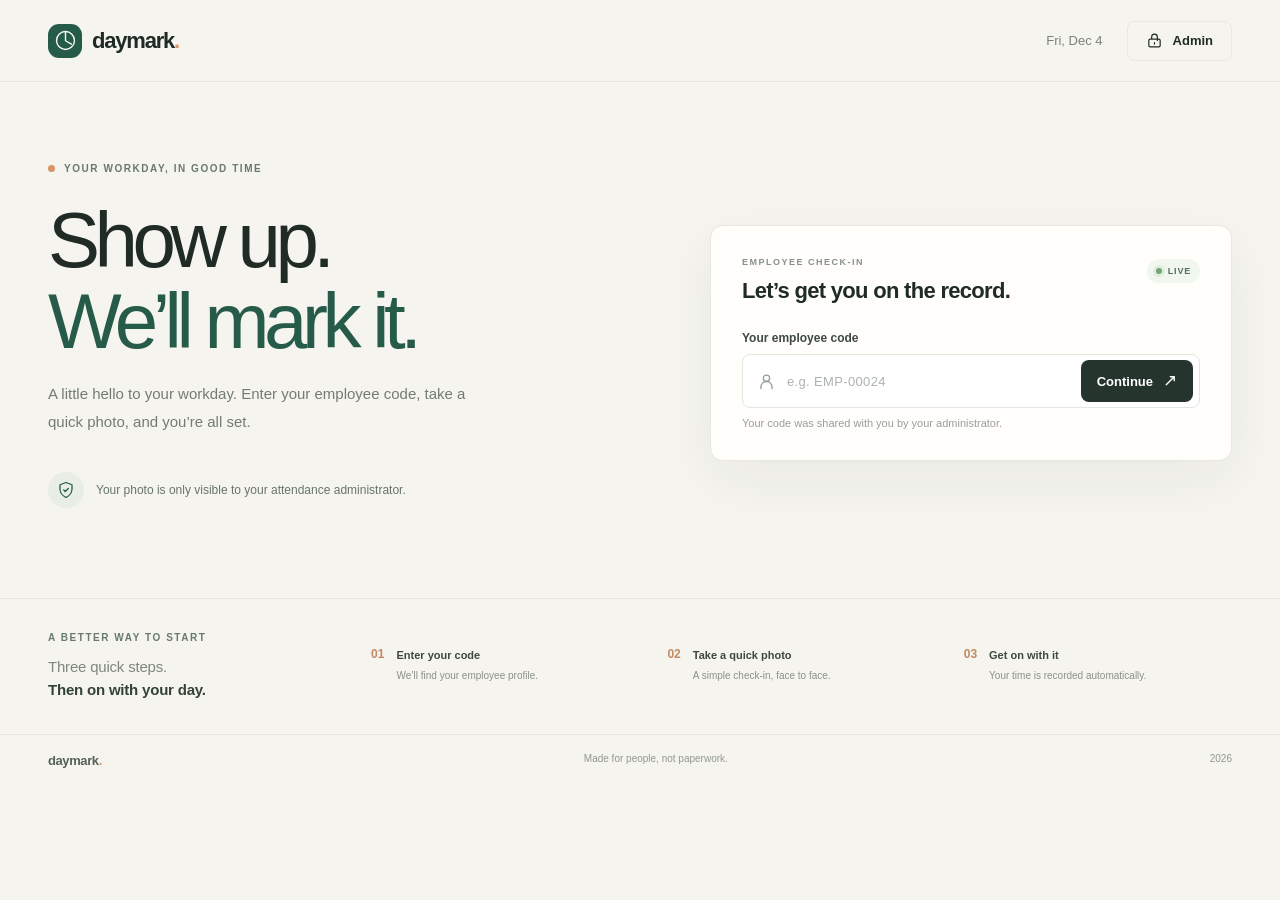
<file: target/AttendanceManagementSystem-1.0-SNAPSHOT/index.html>
<!DOCTYPE html>
<html lang="en">
<head>
    <meta charset="UTF-8">
    <meta name="viewport" content="width=device-width, initial-scale=1">
    <meta name="theme-color" content="#f5f4ef">
    <meta name="description" content="A simple, secure employee attendance check-in.">
    <title>Daymark — Attendance, made human</title>
    <link rel="stylesheet" href="assets/app.css">
</head>
<body class="public-page">
    <header class="topbar">
        <a class="brand" href="./" aria-label="Daymark home">
            <span class="brand-mark"><svg viewBox="0 0 32 32" aria-hidden="true"><path d="M16 4.5v11.8l7.6 4.4"/><circle cx="16" cy="16" r="11.5"/></svg></span>
            <span>daymark<span class="brand-period">.</span></span>
        </a>
        <div class="topbar-right">
            <span class="today-label" id="today-label"></span>
            <a class="button button-quiet admin-link" href="admin.html">
                <svg viewBox="0 0 24 24" aria-hidden="true"><path d="M12 15v2m-6 4h12a2 2 0 0 0 2-2v-7a2 2 0 0 0-2-2H6a2 2 0 0 0-2 2v7a2 2 0 0 0 2 2Zm10-9V7a4 4 0 0 0-8 0v3"/></svg>
                Admin
            </a>
        </div>
    </header>

    <main>
        <section class="hero shell">
            <div class="hero-copy">
                <div class="eyebrow"><span class="eyebrow-dot"></span> YOUR WORKDAY, IN GOOD TIME</div>
                <h1>Show up.<br><span>We’ll mark it.</span></h1>
                <p class="hero-description">A little hello to your workday. Enter your employee code, take a quick photo, and you’re all set.</p>
                <div class="hero-footnote">
                    <span class="footnote-icon"><svg viewBox="0 0 24 24" aria-hidden="true"><path d="M12 22s8-4 8-11V5l-8-3-8 3v6c0 7 8 11 8 11Z"/><path d="m9 12 2 2 4-4"/></svg></span>
                    <span>Your photo is only visible to your attendance administrator.</span>
                </div>
            </div>

            <section class="clock-card" aria-labelledby="clock-title">
                <div class="card-topline">
                    <div>
                        <p class="card-kicker">EMPLOYEE CHECK-IN</p>
                        <h2 id="clock-title">Let’s get you on the record.</h2>
                    </div>
                    <div class="live-badge"><span></span> LIVE</div>
                </div>

                <form id="employee-form" class="employee-form">
                    <label for="employee-code">Your employee code</label>
                    <div class="code-entry">
                        <span class="input-leading"><svg viewBox="0 0 24 24" aria-hidden="true"><circle cx="12" cy="8" r="4"/><path d="M5 21v-2a7 7 0 0 1 14 0v2"/></svg></span>
                        <input id="employee-code" name="code" type="text" placeholder="e.g. EMP-00024" autocomplete="off" maxlength="24" required>
                        <button class="button button-dark verify-button" type="submit">Continue <span aria-hidden="true">↗</span></button>
                    </div>
                    <p class="field-hint">Your code was shared with you by your administrator.</p>
                </form>

                <div id="employee-confirmation" class="employee-confirmation" hidden>
                    <span class="avatar" id="employee-avatar">E</span>
                    <div class="employee-details"><strong id="employee-name"></strong><span id="employee-department"></span></div>
                    <button class="text-button" id="change-employee" type="button">Change</button>
                </div>

                <div id="camera-area" class="camera-area" hidden>
                    <div class="camera-frame" id="camera-frame">
                        <video id="camera-preview" autoplay playsinline muted></video>
                        <img id="photo-preview" alt="Your captured attendance photo" hidden>
                        <div class="camera-placeholder" id="camera-placeholder">
                            <span class="camera-icon"><svg viewBox="0 0 24 24" aria-hidden="true"><path d="M14 4h-4L8 6H5a2 2 0 0 0-2 2v10a2 2 0 0 0 2 2h14a2 2 0 0 0 2-2V8a2 2 0 0 0-2-2h-3l-2-2Z"/><circle cx="12" cy="13" r="3"/></svg></span>
                            <strong>Ready when you are</strong>
                            <span>Camera access is only used to take this photo.</span>
                        </div>
                        <div class="camera-overlay"><span class="camera-status-dot"></span><span id="camera-status">CAMERA READY</span></div>
                    </div>
                    <input id="photo-upload" type="file" accept="image/*" capture="user" hidden>
                    <div class="camera-actions">
                        <button id="start-camera" class="button button-outline" type="button">
                            <svg viewBox="0 0 24 24" aria-hidden="true"><path d="M14 4h-4L8 6H5a2 2 0 0 0-2 2v10a2 2 0 0 0 2 2h14a2 2 0 0 0 2-2V8a2 2 0 0 0-2-2h-3l-2-2Z"/><circle cx="12" cy="13" r="3"/></svg>
                            Start camera
                        </button>
                        <button id="choose-photo" class="button button-outline" type="button" hidden>Choose a photo</button>
                        <button id="take-photo" class="button button-dark" type="button" disabled>Take photo <span aria-hidden="true">↗</span></button>
                        <button id="retake-photo" class="button button-outline" type="button" hidden>Retake</button>
                    </div>
                    <button id="submit-attendance" class="button button-green submit-attendance" type="button" disabled>
                        <span id="submit-label">Record attendance</span><span aria-hidden="true">→</span>
                    </button>
                    <p class="privacy-note"><svg viewBox="0 0 24 24" aria-hidden="true"><rect x="4" y="10" width="16" height="11" rx="2"/><path d="M8 10V7a4 4 0 0 1 8 0v3"/></svg> Photos are stored with your attendance record.</p>
                </div>

                <div id="success-panel" class="success-panel" hidden>
                    <div class="success-icon"><svg viewBox="0 0 24 24" aria-hidden="true"><path d="m5 12 4 4L19 6"/></svg></div>
                    <p class="card-kicker">YOU’RE ALL SET</p>
                    <h3 id="success-title">Good to have you here.</h3>
                    <p id="success-message"></p>
                    <button class="button button-outline" id="new-checkin" type="button">Done</button>
                </div>
                <p id="form-error" class="form-error" role="alert" hidden></p>
            </section>
        </section>

        <section class="bottom-band shell" aria-label="How it works">
            <div class="bottom-intro"><span class="eyebrow">A BETTER WAY TO START</span><p>Three quick steps.<br><strong>Then on with your day.</strong></p></div>
            <div class="step"><span class="step-number">01</span><div><strong>Enter your code</strong><p>We’ll find your employee profile.</p></div></div>
            <div class="step"><span class="step-number">02</span><div><strong>Take a quick photo</strong><p>A simple check-in, face to face.</p></div></div>
            <div class="step"><span class="step-number">03</span><div><strong>Get on with it</strong><p>Your time is recorded automatically.</p></div></div>
        </section>
    </main>
    <footer class="site-footer shell"><span>daymark<span class="brand-period">.</span></span><span>Made for people, not paperwork.</span><span id="footer-year"></span></footer>
    <script src="assets/app.js" defer></script>
</body>
</html>
</file>
<file: target/AttendanceManagementSystem-1.0-SNAPSHOT/assets/app.css>
:root {
    color-scheme: light;
    --paper: #f5f4ef;
    --card: #fffefa;
    --ink: #202b25;
    --muted: #7a817b;
    --line: #e9e9e2;
    --green: #255b48;
    --green-dark: #194735;
    --mint: #e9f3ec;
    --orange: #d89462;
    --serif: "Aptos Display", "Segoe UI", sans-serif;
    --sans: "Segoe UI", Arial, sans-serif;
    font-family: var(--sans);
    font-synthesis: none;
    text-rendering: optimizeLegibility;
}

* { box-sizing: border-box; }
body { margin: 0; background: var(--paper); color: var(--ink); min-width: 320px; }
button, input, select { font: inherit; }
button, a { -webkit-tap-highlight-color: transparent; }
a { color: inherit; text-decoration: none; }
button { color: inherit; }
[hidden] { display: none !important; }
svg { width: 19px; height: 19px; fill: none; stroke: currentColor; stroke-width: 1.7; stroke-linecap: round; stroke-linejoin: round; }

.topbar { height: 82px; max-width: 1320px; margin: 0 auto; padding: 0 48px; display: flex; justify-content: space-between; align-items: center; border-bottom: 1px solid rgba(32,43,37,.07); }
.brand { display: inline-flex; align-items: center; gap: 10px; color: var(--ink); font: 800 22px var(--serif); letter-spacing: -1.2px; }
.brand-mark { width: 34px; height: 34px; display: grid; place-items: center; background: var(--green); color: #f9f8f0; border-radius: 11px; }
.brand-mark svg { width: 25px; height: 25px; stroke-width: 1.8; }
.brand-period { color: var(--orange); }
.topbar-right { display: flex; align-items: center; gap: 24px; }
.today-label { color: var(--muted); font-size: 13px; }
.button { min-height: 44px; padding: 0 18px; display: inline-flex; justify-content: center; align-items: center; gap: 10px; border: 1px solid transparent; border-radius: 8px; cursor: pointer; font-size: 13px; font-weight: 600; transition: background .18s ease, transform .18s ease, border-color .18s ease; }
.button:hover:not(:disabled) { transform: translateY(-1px); }
.button:disabled { opacity: .52; cursor: not-allowed; }
.button svg { width: 17px; height: 17px; }
.button-quiet { min-height: 40px; color: var(--ink); background: transparent; border-color: var(--line); }
.button-quiet:hover { background: white; }
.button-dark { color: white; background: #25342d; }
.button-dark:hover:not(:disabled) { background: #17271f; }
.button-green { color: white; background: var(--green); }
.button-green:hover:not(:disabled) { background: var(--green-dark); }
.button-outline { color: var(--ink); background: white; border-color: #e3e6df; }
.button-outline:hover:not(:disabled) { border-color: #abbcaf; background: #fafbf8; }

.shell { max-width: 1320px; margin: 0 auto; padding-left: 48px; padding-right: 48px; }
.hero { display: grid; grid-template-columns: 1fr 1fr; align-items: center; gap: clamp(54px, 8vw, 120px); padding-top: 76px; padding-bottom: 70px; }
.hero-copy { max-width: 510px; padding-bottom: 20px; }
.eyebrow { display: inline-flex; align-items: center; gap: 9px; color: #69796e; font-size: 10px; font-weight: 700; letter-spacing: 1.55px; }
.eyebrow-dot { width: 7px; height: 7px; background: var(--orange); border-radius: 50%; }
h1, h2, h3, p { margin-top: 0; }
.hero h1, .dashboard-heading h1 { margin: 24px 0 18px; font: 500 clamp(54px, 6.1vw, 82px)/1.04 var(--serif); letter-spacing: -5.5px; }
.hero h1 span, .dashboard-heading h1 span { color: var(--green); }
.hero-description { max-width: 440px; margin-bottom: 36px; color: #737b75; font-size: 15px; line-height: 1.85; }
.hero-footnote { display: flex; align-items: center; gap: 12px; color: #68746d; font-size: 12px; line-height: 1.5; }
.footnote-icon { flex: 0 0 36px; width: 36px; height: 36px; display: grid; place-items: center; color: var(--green); background: #e8eee6; border-radius: 50%; }
.footnote-icon svg { width: 18px; height: 18px; }

.clock-card { width: 100%; max-width: 522px; justify-self: end; padding: 31px; background: var(--card); border: 1px solid #e8e8e0; border-radius: 13px; box-shadow: 0 18px 55px rgba(40,48,38,.055); }
.card-topline { display: flex; justify-content: space-between; gap: 20px; align-items: flex-start; margin-bottom: 26px; }
.card-kicker { margin-bottom: 9px; color: #88918a; font-size: 9px; font-weight: 700; letter-spacing: 1.5px; }
.card-topline h2 { max-width: 330px; margin: 0; font: 600 22px/1.35 var(--serif); letter-spacing: -.7px; }
.live-badge { display: inline-flex; align-items: center; gap: 6px; margin-top: 2px; padding: 7px 9px; color: #52715b; background: #f1f6ef; border-radius: 20px; font-size: 9px; font-weight: 700; letter-spacing: .8px; }
.live-badge span { width: 6px; height: 6px; background: #72a675; border-radius: 50%; box-shadow: 0 0 0 3px #dfeede; }
.employee-form label, .login-card label { display: block; margin-bottom: 9px; color: #3f4943; font-size: 12px; font-weight: 600; }
.code-entry { display: flex; align-items: center; gap: 9px; height: 54px; padding: 5px 6px 5px 14px; border: 1px solid #e3e7e0; border-radius: 8px; background: white; }
.input-leading { display: flex; color: #94a198; }
.input-leading svg { width: 19px; height: 19px; }
.code-entry input { flex: 1; width: 50px; min-width: 0; border: 0; outline: 0; background: transparent; color: var(--ink); font-size: 13px; letter-spacing: .35px; }
.code-entry input::placeholder { color: #adb3ad; }
.verify-button { min-height: 42px; padding: 0 15px; white-space: nowrap; }
.verify-button span { font-size: 17px; line-height: 0; }
.field-hint { margin: 9px 0 0; color: #9a9f99; font-size: 11px; }
.employee-confirmation { display: flex; align-items: center; gap: 11px; margin: -8px 0 18px; padding: 12px; border: 1px solid #e7ece4; background: #f8faf6; border-radius: 9px; }
.avatar { flex: 0 0 39px; width: 39px; height: 39px; display: grid; place-items: center; color: #355d47; background: #e2ece1; border-radius: 50%; font: 700 15px var(--serif); }
.employee-details { flex: 1; min-width: 0; display: grid; gap: 3px; }
.employee-details strong { overflow: hidden; color: #26352b; font-size: 13px; text-overflow: ellipsis; white-space: nowrap; }
.employee-details span { color: #8b928a; font-size: 11px; }
.text-button { padding: 5px; color: var(--green); border: 0; background: none; cursor: pointer; font-size: 12px; font-weight: 600; }
.text-button:hover { color: #133c2a; text-decoration: underline; }
.camera-area { border-top: 1px solid #eeeee9; padding-top: 19px; }
.camera-frame { position: relative; display: grid; place-items: center; overflow: hidden; height: 215px; background: #e9ece5; border-radius: 9px; }
.camera-frame::before, .camera-frame::after { position: absolute; z-index: 1; width: 17px; height: 17px; content: ""; pointer-events: none; }
.camera-frame::before { top: 12px; left: 12px; border-top: 1.5px solid rgba(255,255,255,.8); border-left: 1.5px solid rgba(255,255,255,.8); }
.camera-frame::after { right: 12px; bottom: 12px; border-right: 1.5px solid rgba(255,255,255,.8); border-bottom: 1.5px solid rgba(255,255,255,.8); }
.camera-frame video, .camera-frame img { position: absolute; inset: 0; width: 100%; height: 100%; object-fit: cover; }
.camera-frame video { transform: scaleX(-1); }
.camera-placeholder { display: flex; align-items: center; flex-direction: column; gap: 7px; padding: 15px; text-align: center; }
.camera-icon { display: grid; width: 42px; height: 42px; margin-bottom: 3px; place-items: center; color: var(--green); background: #f7f9f4; border-radius: 50%; }
.camera-icon svg { width: 21px; height: 21px; }
.camera-placeholder strong { color: #46544b; font-size: 12px; }
.camera-placeholder > span:last-child { color: #899189; font-size: 10px; }
.camera-overlay { position: absolute; z-index: 2; left: 11px; bottom: 10px; display: inline-flex; align-items: center; gap: 6px; padding: 6px 8px; color: white; background: rgba(26,38,30,.68); border-radius: 4px; font-size: 8px; font-weight: 700; letter-spacing: 1px; }
.camera-status-dot { width: 6px; height: 6px; background: #81d191; border-radius: 50%; }
.camera-actions { display: flex; gap: 9px; margin-top: 12px; }
.camera-actions .button { flex: 1; min-height: 42px; padding: 0 11px; font-size: 11px; }
.camera-actions .button svg { width: 15px; }
.camera-actions .button[hidden] { display: none !important; }
.submit-attendance { width: 100%; min-height: 49px; justify-content: space-between; margin-top: 11px; padding: 0 16px; }
.privacy-note { display: flex; justify-content: center; align-items: center; gap: 6px; margin: 13px 0 0; color: #8c948d; font-size: 10px; }
.privacy-note svg { width: 13px; height: 13px; }
.success-panel { padding: 20px 8px 4px; text-align: center; }
.success-icon { width: 49px; height: 49px; display: grid; margin: 0 auto 16px; place-items: center; color: #276544; background: #e7f1e8; border-radius: 50%; }
.success-icon svg { width: 24px; height: 24px; }
.success-panel h3 { margin: 8px 0; font: 600 23px var(--serif); letter-spacing: -.7px; }
.success-panel > p:not(.card-kicker) { margin-bottom: 21px; color: #79827b; font-size: 13px; }
.success-panel .button { min-width: 120px; }
.form-error { margin: 12px 0 0; padding: 10px 12px; color: #9c423c; background: #fcf1ee; border-radius: 6px; font-size: 12px; line-height: 1.5; }

.bottom-band { display: grid; grid-template-columns: 1.1fr 1fr 1fr 1fr; align-items: center; gap: 28px; padding-top: 28px; padding-bottom: 33px; border-top: 1px solid #e6e6de; }
.bottom-intro p { margin: 10px 0 0; color: #7e867f; font: 500 15px/1.55 var(--serif); letter-spacing: -.2px; }
.bottom-intro p strong { color: #334239; font-weight: 700; }
.step { display: flex; align-items: flex-start; gap: 12px; }
.step-number { padding-top: 2px; color: #c38b63; font: 600 12px var(--serif); }
.step strong { color: #3d4841; font-size: 11px; font-weight: 600; }
.step p { margin: 5px 0 0; color: #8a918b; font-size: 10px; line-height: 1.5; }
.site-footer { display: flex; justify-content: space-between; padding-top: 18px; padding-bottom: 20px; color: #929891; border-top: 1px solid #e6e6de; font-size: 10px; }
.site-footer > span:first-child { color: #576159; font: 800 13px var(--serif); letter-spacing: -.4px; }

/* Admin */
.admin-shell { max-width: 1180px; min-height: calc(100vh - 82px); margin: 0 auto; padding: 50px 40px 80px; }
.login-wrap { max-width: 820px; min-height: 535px; display: grid; grid-template-columns: 1fr 1fr; margin: 28px auto; overflow: hidden; background: var(--card); border: 1px solid #e8e8e0; border-radius: 14px; box-shadow: 0 18px 55px rgba(40,48,38,.06); }
.login-decoration { position: relative; display: flex; flex-direction: column; justify-content: space-between; overflow: hidden; min-height: 535px; padding: 39px; color: #fbfaf5; background: #284e3d; }
.login-decoration::before, .login-decoration::after { position: absolute; width: 300px; height: 300px; content: ""; border: 1px solid rgba(255,255,255,.12); border-radius: 50%; }
.login-decoration::before { right: -100px; bottom: 56px; }
.login-decoration::after { right: -55px; bottom: 102px; width: 210px; height: 210px; }
.login-orb { position: absolute; top: 100px; right: -120px; width: 400px; height: 400px; border: 1px solid rgba(255,255,255,.08); border-radius: 50%; }
.login-mini-mark { z-index: 1; font: 800 29px var(--serif); letter-spacing: -2px; }
.login-mini-mark::first-letter { color: #efb584; }
.login-decoration > p { position: relative; z-index: 1; margin: auto 0 100px; font: 500 38px/1.24 var(--serif); letter-spacing: -1.5px; }
.login-decoration > p strong { color: #cce2d0; font-weight: 500; }
.login-decoration-note { z-index: 1; color: #bed0c2; font-size: 9px; font-weight: 600; letter-spacing: 1.8px; }
.login-card { display: flex; flex-direction: column; justify-content: center; padding: 48px; }
.login-card h1 { margin: 20px 0 10px; font: 600 44px/1.08 var(--serif); letter-spacing: -2.5px; }
.login-card > p:not(.form-error) { margin-bottom: 28px; color: var(--muted); font-size: 13px; line-height: 1.65; }
.login-card label { margin-bottom: 8px; }
.password-field { height: 48px; display: flex; align-items: center; margin-bottom: 15px; padding: 0 12px; border: 1px solid #e1e6df; border-radius: 7px; }
.password-field input { flex: 1; width: 50px; border: 0; outline: 0; background: transparent; font-size: 14px; }
.password-field button { padding: 5px; color: var(--green); border: 0; background: transparent; cursor: pointer; font-size: 11px; font-weight: 600; }
.login-submit { width: 100%; justify-content: space-between; }
.login-back { margin-top: 28px; color: #7d887f; font-size: 11px; }
.login-back:hover { color: var(--green); }
.admin-page .topbar { max-width: none; padding: 0 max(48px, calc((100vw - 1320px)/2 + 48px)); background: var(--paper); }

.dashboard-heading { display: flex; justify-content: space-between; align-items: end; margin-bottom: 29px; }
.dashboard-heading h1 { margin: 13px 0 0; font-size: 48px; letter-spacing: -2.7px; }
.dashboard-date { display: grid; gap: 8px; padding-bottom: 5px; text-align: right; }
.dashboard-date span { color: #879087; font-size: 9px; font-weight: 700; letter-spacing: 1.2px; }
.dashboard-date strong { color: #435047; font: 600 14px var(--serif); }
.stats-grid { display: grid; grid-template-columns: repeat(3, 1fr); gap: 15px; margin-bottom: 22px; }
.stat-card { min-height: 145px; padding: 19px 21px; background: var(--card); border: 1px solid #e9e9e2; border-radius: 10px; }
.stat-card.stat-primary { color: white; background: #2c5945; border-color: #2c5945; }
.stat-label { color: #8a928a; font-size: 9px; font-weight: 700; letter-spacing: 1.3px; }
.stat-primary .stat-label { color: #c2d2c6; }
.stat-card > div { display: flex; justify-content: space-between; align-items: center; margin-top: 13px; }
.stat-card > div strong { font: 600 37px var(--serif); letter-spacing: -2px; }
.stat-symbol, .stat-icon { color: #acc7b0; font-size: 21px; }
.stat-card:not(.stat-primary) .stat-icon { color: #8da38f; }
.stat-card p { margin: 5px 0 0; color: #929a93; font-size: 10px; }
.stat-primary p { color: #cfddd1; }
.panel { margin-top: 19px; padding: 23px 25px; background: var(--card); border: 1px solid #e8e8e0; border-radius: 10px; }
.panel-heading { display: flex; justify-content: space-between; align-items: center; gap: 20px; }
.panel-heading .eyebrow { font-size: 9px; }
.panel-heading h2 { margin: 5px 0 4px; font: 600 22px var(--serif); letter-spacing: -.65px; }
.panel-heading p { margin: 0; color: #899189; font-size: 11px; }
.panel-heading > .button { flex-shrink: 0; }
.employee-list { display: flex; gap: 9px; overflow-x: auto; margin-top: 19px; padding-bottom: 2px; }
.employee-item { flex: 0 0 235px; min-width: 0; display: flex; align-items: center; gap: 10px; padding: 10px; border: 1px solid #ebede7; border-radius: 8px; }
.employee-avatar { flex-basis: 35px; width: 35px; height: 35px; font-size: 13px; }
.employee-item-info { flex: 1; min-width: 0; display: grid; gap: 4px; }
.employee-item-info strong { overflow: hidden; color: #344139; font-size: 11px; text-overflow: ellipsis; white-space: nowrap; }
.employee-item-info span { color: #899189; font-size: 10px; }
.employee-item code { color: #6d796f; font: 600 9px var(--sans); white-space: nowrap; }
.empty-team { margin: 0; color: #899189; font-size: 12px; }
.employee-create-form { display: flex; flex-wrap: wrap; align-items: end; gap: 10px; margin-top: 18px; padding: 14px; background: #f7f8f3; border: 1px solid #edf0e9; border-radius: 8px; }
.employee-create-form label { flex: 1 1 150px; display: grid; gap: 6px; color: #606a62; font-size: 10px; font-weight: 600; }
.employee-create-form input, .filters input, .filters select { height: 39px; width: 100%; padding: 0 10px; color: #354239; background: white; border: 1px solid #e1e6df; border-radius: 6px; outline-color: #9bb7a1; font-size: 11px; }
.optional-label { color: #9ca39c; font-size: 8px; letter-spacing: .8px; }
.employee-create-form > .button { min-height: 39px; padding: 0 12px; font-size: 10px; }
.cancel-create { margin: 0 5px; }
.created-employee { flex-basis: 100%; padding: 11px; color: #386448; background: #eaf4e9; border-radius: 6px; font-size: 11px; }
.created-employee strong { margin: 0 4px; font: 700 12px var(--sans); letter-spacing: .5px; }
.copy-code { margin-left: 7px; font-size: 10px; }
.employee-create-form > .form-error { flex-basis: 100%; }
.attendance-panel { margin-top: 20px; padding-bottom: 0; }
.attendance-heading { margin-bottom: 19px; }
.refresh-button { min-height: 37px; font-size: 10px; }
.filters { display: flex; flex-wrap: wrap; align-items: end; gap: 10px; margin-bottom: 17px; padding: 13px; background: #f8f8f4; border: 1px solid #efefe9; border-radius: 8px; }
.filters label { flex: 1 1 135px; display: grid; gap: 6px; color: #828a82; font-size: 8px; font-weight: 700; letter-spacing: .8px; }
.filters input, .filters select { height: 37px; font-size: 10px; }
.filters > .button { min-height: 37px; padding: 0 13px; font-size: 10px; }
.clear-filters { padding: 8px; font-size: 10px; }
.table-scroll { overflow-x: auto; }
.attendance-table { width: 100%; border-collapse: collapse; white-space: nowrap; text-align: left; }
.attendance-table th { padding: 11px 10px; color: #90978f; border-bottom: 1px solid #eceee7; font-size: 8px; font-weight: 700; letter-spacing: 1px; }
.attendance-table td { padding: 12px 10px; color: #626e64; border-bottom: 1px solid #f0f1ec; font-size: 10px; }
.table-employee { display: flex; align-items: center; gap: 9px; }
.table-avatar { flex-basis: 32px; width: 32px; height: 32px; font-size: 11px; }
.table-employee > span:last-child { display: grid; gap: 3px; }
.table-employee strong, .record-time { color: #37443a; font-size: 10px; font-weight: 600; }
.table-employee small, .attendance-table td > small { color: #929a92; font-size: 9px; }
.attendance-table td:nth-child(4) { display: grid; gap: 4px; }
.event-badge { padding: 5px 8px; border-radius: 20px; font-size: 9px; font-weight: 600; }
.event-in { color: #3e724b; background: #edf5eb; }
.event-out { color: #8c6544; background: #f8f0e8; }
.photo-button { padding: 6px 8px; color: #3d684d; background: #f2f6ef; border: 1px solid #e8eee5; border-radius: 5px; cursor: pointer; font-size: 9px; font-weight: 600; }
.photo-button:hover { background: #e8f0e5; }
.empty-state { padding: 38px 12px !important; color: #929a92 !important; text-align: center; }
.table-footer { display: flex; justify-content: space-between; gap: 15px; padding: 12px 0; color: #929a92; font-size: 9px; }
.dashboard-error { margin-top: 18px; }
.photo-dialog { width: min(92vw, 720px); max-height: 90vh; padding: 18px; border: 0; border-radius: 12px; background: #fffefa; box-shadow: 0 24px 90px rgba(0,0,0,.3); }
.photo-dialog::backdrop { background: rgba(18,29,22,.65); backdrop-filter: blur(3px); }
.photo-dialog-head { display: flex; justify-content: space-between; align-items: center; margin-bottom: 13px; }
.photo-dialog-head .eyebrow { font-size: 8px; }
.photo-dialog-head h2 { margin: 5px 0 0; font: 600 17px var(--serif); }
.dialog-close { width: 33px; height: 33px; border: 1px solid var(--line); border-radius: 50%; background: white; cursor: pointer; font-size: 23px; line-height: 1; }
.photo-dialog img { display: block; max-width: 100%; max-height: calc(90vh - 95px); margin: 0 auto; object-fit: contain; border-radius: 7px; }

@media (min-width: 1400px) {
    .hero { padding-top: 93px; padding-bottom: 86px; }
}
@media (max-width: 900px) {
    .topbar { padding-right: 28px; padding-left: 28px; }
    .shell { padding-right: 28px; padding-left: 28px; }
    .hero { gap: 35px; padding-top: 55px; }
    .hero h1 { font-size: 63px; letter-spacing: -4px; }
    .clock-card { padding: 24px; }
    .bottom-band { grid-template-columns: 1fr 1fr; row-gap: 25px; }
    .admin-page .topbar { padding-right: 28px; padding-left: 28px; }
}
@media (max-width: 680px) {
    .topbar { height: 67px; padding: 0 19px; }
    .brand { font-size: 20px; }
    .brand-mark { width: 31px; height: 31px; }
    .today-label { display: none; }
    .topbar-right { gap: 9px; }
    .topbar-right .button { min-height: 37px; padding: 0 11px; font-size: 11px; }
    .shell { padding-right: 19px; padding-left: 19px; }
    .hero { grid-template-columns: 1fr; gap: 31px; padding-top: 44px; padding-bottom: 42px; }
    .hero-copy { padding-bottom: 0; }
    .hero h1 { margin-top: 18px; font-size: clamp(54px, 13vw, 71px); letter-spacing: -4px; }
    .hero-description { margin-bottom: 23px; font-size: 13px; }
    .clock-card { max-width: none; justify-self: stretch; padding: 21px; }
    .card-topline h2 { font-size: 19px; }
    .camera-frame { height: 205px; }
    .bottom-band { grid-template-columns: 1fr 1fr; gap: 21px 15px; padding-top: 24px; padding-bottom: 27px; }
    .bottom-intro { grid-column: 1 / -1; }
    .site-footer { gap: 10px; font-size: 9px; }
    .site-footer > span:nth-child(2) { text-align: center; }
    .admin-page .topbar { padding: 0 17px; }
    .admin-shell { min-height: calc(100vh - 67px); padding: 31px 17px 55px; }
    .login-wrap { grid-template-columns: 1fr; margin: 0 auto; }
    .login-decoration { min-height: 125px; padding: 20px 23px; }
    .login-decoration > p { margin: 34px 0 0; font-size: 24px; }
    .login-decoration-note { display: none; }
    .login-decoration::before { right: -45px; bottom: -185px; }
    .login-decoration::after { right: 20px; bottom: -155px; }
    .login-card { padding: 30px 24px; }
    .dashboard-heading { align-items: start; flex-direction: column; gap: 19px; }
    .dashboard-heading h1 { font-size: 42px; }
    .dashboard-date { text-align: left; }
    .stats-grid { grid-template-columns: 1fr; gap: 9px; }
    .stat-card { min-height: auto; padding: 15px 17px; }
    .stat-card > div { margin-top: 5px; }
    .stat-card > div strong { font-size: 30px; }
    .panel { padding: 18px 15px; }
    .panel-heading { align-items: flex-start; }
    .panel-heading .button { min-height: 37px; padding: 0 10px; font-size: 10px; }
    .panel-heading h2 { font-size: 19px; }
    .panel-heading p { max-width: 230px; line-height: 1.5; }
    .filters { gap: 8px; }
    .filters label { flex-basis: calc(50% - 8px); }
    .filters > .button { flex: 1; }
    .table-footer { flex-direction: column; gap: 5px; }
}

@media (prefers-reduced-motion: reduce) {
    *, *::before, *::after { scroll-behavior: auto !important; transition-duration: .01ms !important; }
}
</file>
